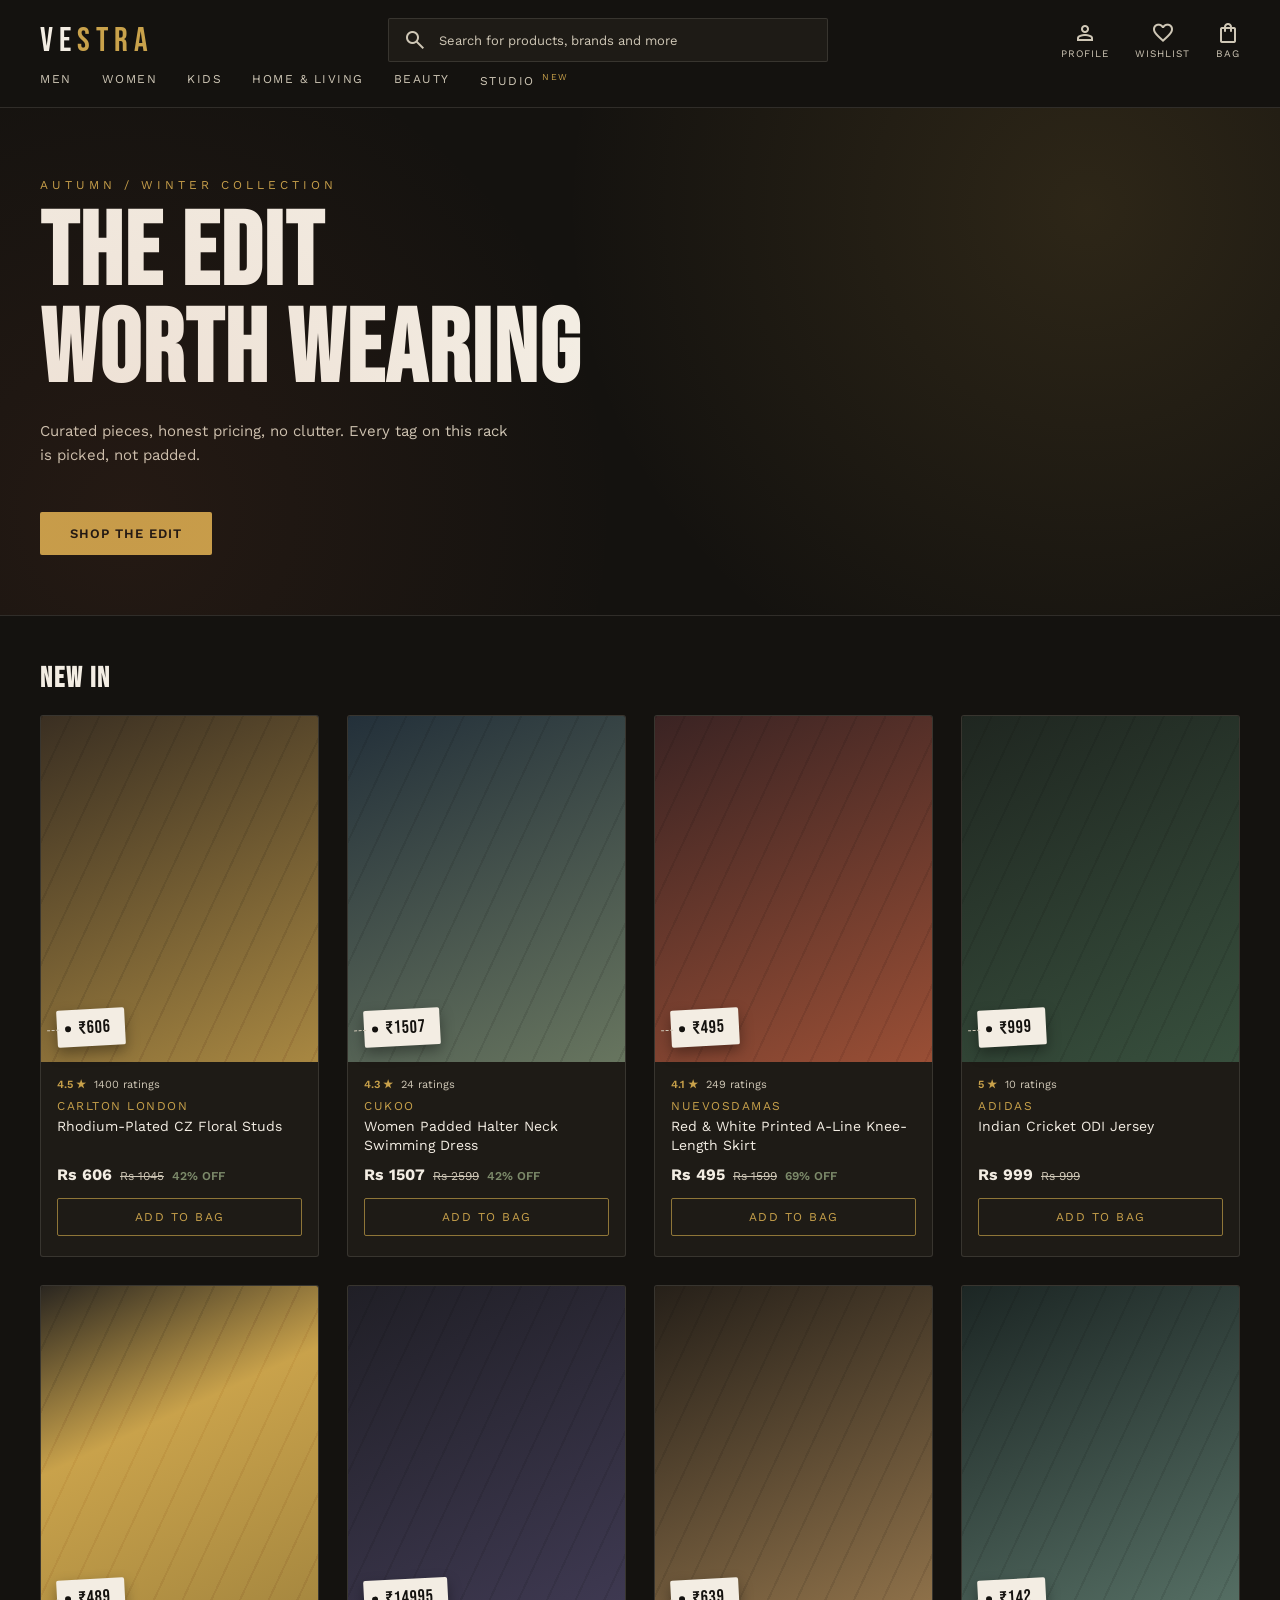
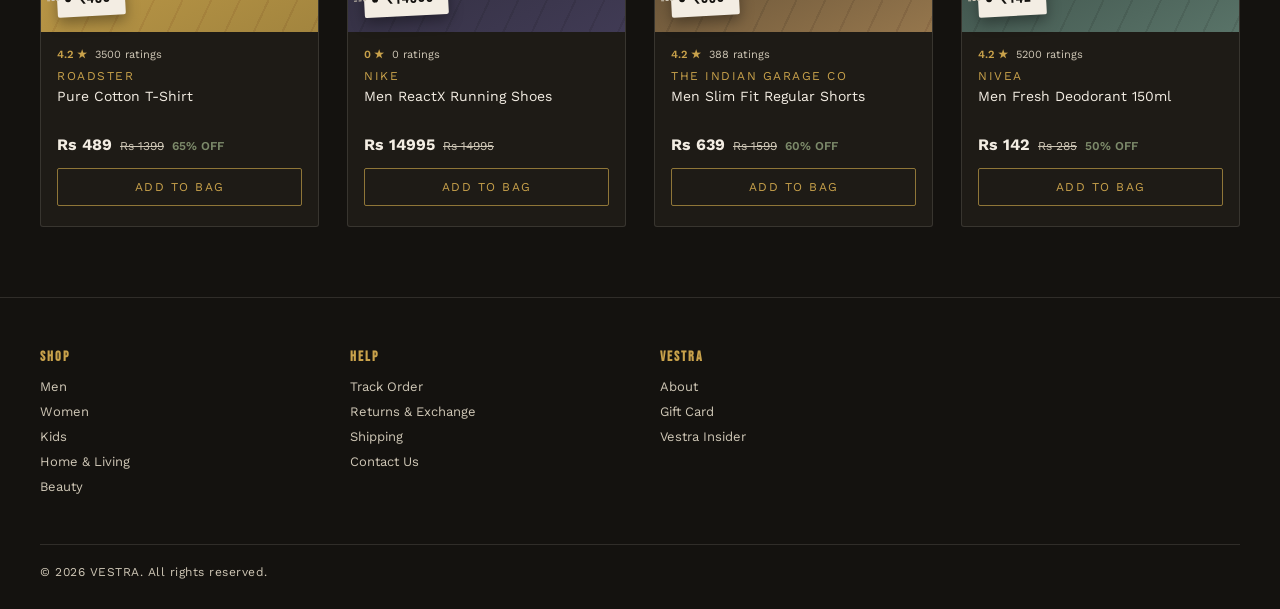
<file: index.html>
<!DOCTYPE html>
<html lang="en">
<head>
  <meta charset="UTF-8">
  <meta name="viewport" content="width=device-width, initial-scale=1.0">
  <title>VESTRA — The Edit</title>
  <link rel="stylesheet" href="css/style.css">
  <link rel="preconnect" href="https://fonts.googleapis.com">
  <link href="https://fonts.googleapis.com/css2?family=Bebas+Neue&family=Work+Sans:wght@400;500;600;700&display=swap" rel="stylesheet">
  <link rel="stylesheet" href="https://fonts.googleapis.com/css2?family=Material+Symbols+Outlined:opsz,wght,FILL,GRAD@20..48,100..700,0..1,-50..200" />
</head>
<body>
  <header>
    <div class="masthead-top">
      <a href="index.html" class="wordmark">VE<span>STRA</span></a>

      <div class="search_bar">
        <span class="material-symbols-outlined search_icon">search</span>
        <input class="search_input" placeholder="Search for products, brands and more">
      </div>

      <div class="action_bar">
        <div class="action_container">
          <span class="material-symbols-outlined action_icon">person</span>
          <span>Profile</span>
        </div>
        <div class="action_container">
          <span class="material-symbols-outlined action_icon">favorite</span>
          <span>Wishlist</span>
        </div>
        <a class="action_container" href="pages/bag.html">
          <span class="material-symbols-outlined action_icon">shopping_bag</span>
          <span>Bag</span>
          <span class="bag-count">0</span>
        </a>
      </div>
    </div>
    <nav class="nav_bar">
      <a href="#">Men</a>
      <a href="#">Women</a>
      <a href="#">Kids</a>
      <a href="#">Home &amp; Living</a>
      <a href="#">Beauty</a>
      <a href="#">Studio <sup>New</sup></a>
    </nav>
  </header>

  <section class="hero">
    <div class="hero-eyebrow">Autumn / Winter Collection</div>
    <h1 class="hero-title">THE EDIT<br>WORTH WEARING</h1>
    <p class="hero-sub">Curated pieces, honest pricing, no clutter. Every tag on this rack is picked, not padded.</p>
    <a href="#shop" class="hero-cta">Shop the Edit</a>
  </section>

  <main>
    <div class="section-heading" id="shop">
      <h2>New In</h2>
      <span id="item-count-label"></span>
    </div>
    <div class="items-container"></div>
  </main>

  <footer>
    <div class="footer_container">
      <div class="footer_column">
        <h3>Shop</h3>
        <a href="#">Men</a>
        <a href="#">Women</a>
        <a href="#">Kids</a>
        <a href="#">Home &amp; Living</a>
        <a href="#">Beauty</a>
      </div>
      <div class="footer_column">
        <h3>Help</h3>
        <a href="#">Track Order</a>
        <a href="#">Returns &amp; Exchange</a>
        <a href="#">Shipping</a>
        <a href="#">Contact Us</a>
      </div>
      <div class="footer_column">
        <h3>Vestra</h3>
        <a href="#">About</a>
        <a href="#">Gift Card</a>
        <a href="#">Vestra Insider</a>
      </div>
    </div>
    <hr>
    <div class="copyright">© 2026 VESTRA. All rights reserved.</div>
  </footer>

  <script src="scripts/data.js"></script>
  <script src="scripts/main.js"></script>
</body>
</html>
</file>
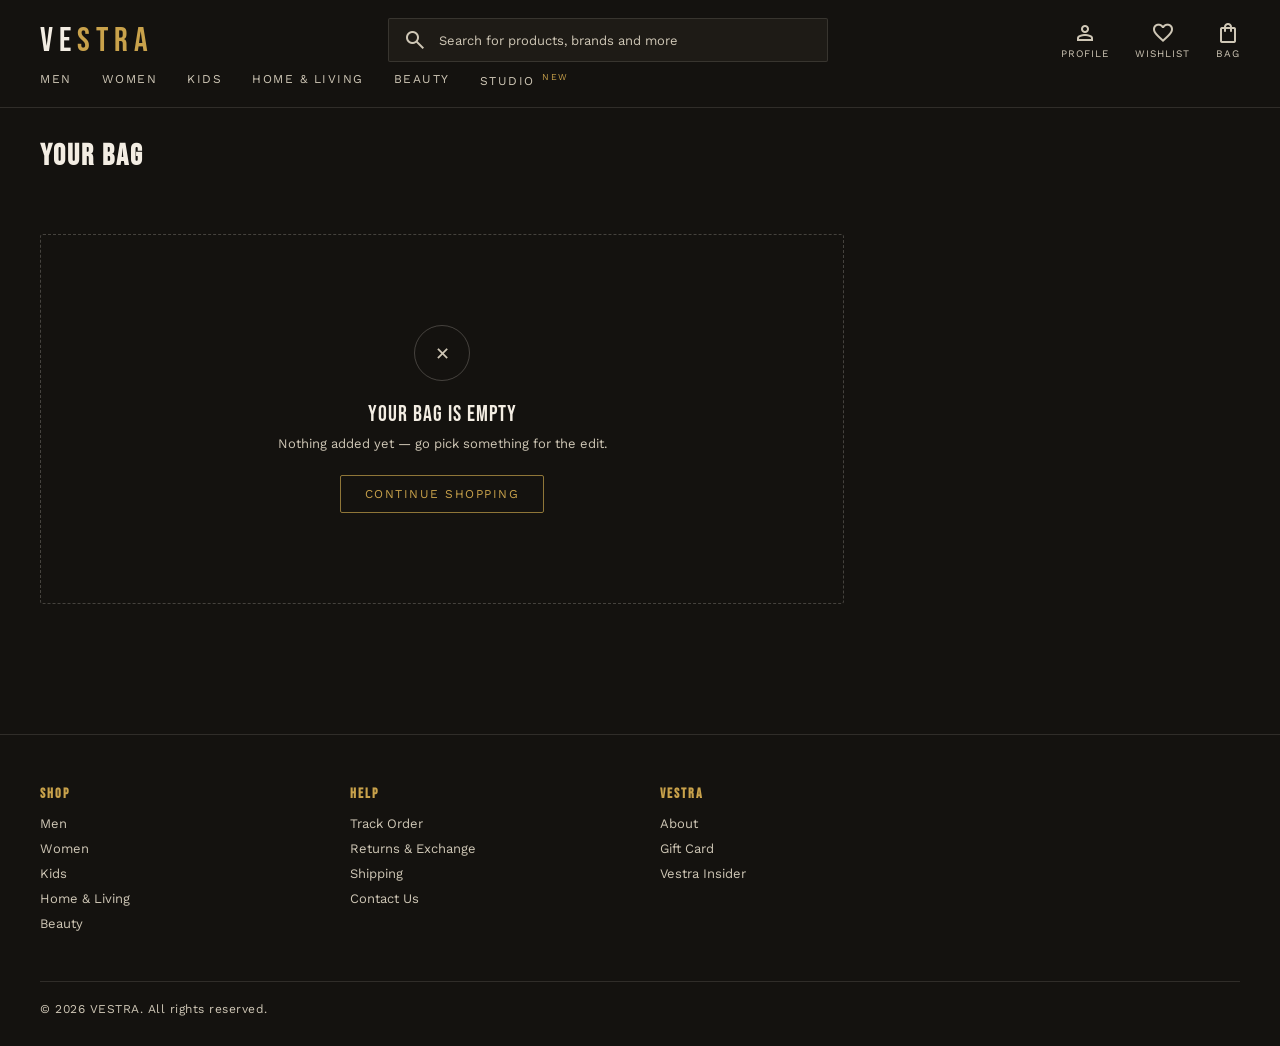
<file: pages/bag.html>
<!DOCTYPE html>
<html lang="en">
<head>
  <meta charset="UTF-8">
  <meta name="viewport" content="width=device-width, initial-scale=1.0">
  <title>Your Bag — VESTRA</title>
  <link rel="stylesheet" href="../css/style.css">
  <link rel="preconnect" href="https://fonts.googleapis.com">
  <link href="https://fonts.googleapis.com/css2?family=Bebas+Neue&family=Work+Sans:wght@400;500;600;700&display=swap" rel="stylesheet">
  <link rel="stylesheet" href="https://fonts.googleapis.com/css2?family=Material+Symbols+Outlined:opsz,wght,FILL,GRAD@20..48,100..700,0..1,-50..200" />
</head>
<body>
  <header>
    <div class="masthead-top">
      <a href="../index.html" class="wordmark">VE<span>STRA</span></a>

      <div class="search_bar">
        <span class="material-symbols-outlined search_icon">search</span>
        <input class="search_input" placeholder="Search for products, brands and more">
      </div>

      <div class="action_bar">
        <div class="action_container">
          <span class="material-symbols-outlined action_icon">person</span>
          <span>Profile</span>
        </div>
        <div class="action_container">
          <span class="material-symbols-outlined action_icon">favorite</span>
          <span>Wishlist</span>
        </div>
        <div class="action_container">
          <span class="material-symbols-outlined action_icon">shopping_bag</span>
          <span>Bag</span>
          <span class="bag-count">0</span>
        </div>
      </div>
    </div>
    <nav class="nav_bar">
      <a href="#">Men</a>
      <a href="#">Women</a>
      <a href="#">Kids</a>
      <a href="#">Home &amp; Living</a>
      <a href="#">Beauty</a>
      <a href="#">Studio <sup>New</sup></a>
    </nav>
  </header>

  <h1 class="bag-page-title">Your Bag</h1>

  <main>
    <div class="bag-page">
      <div class="bag-items-container"></div>
      <div class="bag-summary"></div>
    </div>
  </main>

  <footer>
    <div class="footer_container">
      <div class="footer_column">
        <h3>Shop</h3>
        <a href="#">Men</a>
        <a href="#">Women</a>
        <a href="#">Kids</a>
        <a href="#">Home &amp; Living</a>
        <a href="#">Beauty</a>
      </div>
      <div class="footer_column">
        <h3>Help</h3>
        <a href="#">Track Order</a>
        <a href="#">Returns &amp; Exchange</a>
        <a href="#">Shipping</a>
        <a href="#">Contact Us</a>
      </div>
      <div class="footer_column">
        <h3>Vestra</h3>
        <a href="#">About</a>
        <a href="#">Gift Card</a>
        <a href="#">Vestra Insider</a>
      </div>
    </div>
    <hr>
    <div class="copyright">© 2026 VESTRA. All rights reserved.</div>
  </footer>

  <script src="../scripts/data.js"></script>
  <script src="../scripts/main.js"></script>
  <script src="../scripts/bag.js"></script>
</body>
</html>
</file>
<file: css/style.css>
:root {
  --ink: #14120f;
  --ink-soft: #1e1b16;
  --ink-soft-2: #262119;
  --bone: #f3ede3;
  --bone-dim: #cfc7b6;
  --gold: #c9a24b;
  --gold-dim: #8f7638;
  --rust: #b65c3b;
  --sage: #7c8a6a;
  --line: rgba(243, 237, 227, 0.12);
  --line-strong: rgba(243, 237, 227, 0.22);

  --font-display: 'Bebas Neue', 'Arial Narrow', sans-serif;
  --font-body: 'Work Sans', 'Segoe UI', sans-serif;
}

* { box-sizing: border-box; }

html { scroll-behavior: smooth; }

body {
  margin: 0;
  background: var(--ink);
  color: var(--bone);
  font-family: var(--font-body);
  -webkit-font-smoothing: antialiased;
}

a { color: inherit; text-decoration: none; }

button {
  font-family: var(--font-body);
  cursor: pointer;
  border: none;
}

img { max-width: 100%; display: block; }

@media (prefers-reduced-motion: reduce) {
  * { animation-duration: 0.001ms !important; transition-duration: 0.001ms !important; }
}


header {
  position: sticky;
  top: 0;
  z-index: 50;
  background: var(--ink);
  border-bottom: 1px solid var(--line);
}

.masthead-top {
  display: flex;
  align-items: center;
  justify-content: space-between;
  padding: 18px 40px 10px;
  gap: 24px;
}

.wordmark {
  font-family: var(--font-display);
  font-size: 34px;
  letter-spacing: 6px;
  color: var(--bone);
}
.wordmark span { color: var(--gold); }

.search_bar {
  flex: 1;
  max-width: 440px;
  display: flex;
  align-items: center;
  gap: 10px;
  background: var(--ink-soft);
  border: 1px solid var(--line);
  border-radius: 2px;
  padding: 9px 14px;
}
.search_bar:focus-within { border-color: var(--gold-dim); }
.search_icon { color: var(--bone-dim); font-size: 18px; }
.search_input {
  background: transparent;
  border: none;
  outline: none;
  color: var(--bone);
  font-size: 13px;
  width: 100%;
  font-family: var(--font-body);
}
.search_input::placeholder { color: var(--bone-dim); }

.action_bar { display: flex; align-items: center; gap: 26px; }
.action_container {
  display: flex;
  flex-direction: column;
  align-items: center;
  gap: 3px;
  position: relative;
  color: var(--bone-dim);
  font-size: 10px;
  letter-spacing: 1px;
  text-transform: uppercase;
}
.action_container:hover { color: var(--bone); }
.action_icon { font-size: 20px; }

.bag-count {
  position: absolute;
  top: -6px;
  right: -10px;
  background: var(--rust);
  color: var(--bone);
  font-size: 10px;
  min-width: 16px;
  height: 16px;
  border-radius: 50%;
  display: flex;
  align-items: center;
  justify-content: center;
  visibility: hidden;
  font-family: var(--font-body);
  font-weight: 600;
}
.bag-count.pulse { animation: pulse 0.4s ease; }
@keyframes pulse {
  0% { transform: scale(1); }
  40% { transform: scale(1.5); }
  100% { transform: scale(1); }
}

.nav_bar {
  display: flex;
  gap: 30px;
  padding: 0 40px 14px;
  font-size: 12px;
  letter-spacing: 1.5px;
  text-transform: uppercase;
  color: var(--bone-dim);
}
.nav_bar a { padding-bottom: 4px; border-bottom: 1px solid transparent; }
.nav_bar a:hover { color: var(--bone); border-color: var(--gold); }
.nav_bar sup { color: var(--gold); font-size: 9px; margin-left: 2px; }


.hero {
  padding: 70px 40px 60px;
  border-bottom: 1px solid var(--line);
  position: relative;
  overflow: hidden;
}
.hero::before {
  content: '';
  position: absolute;
  inset: 0;
  background:
    radial-gradient(circle at 85% 20%, rgba(201,162,75,0.14), transparent 45%),
    radial-gradient(circle at 10% 80%, rgba(182,92,59,0.10), transparent 40%);
  pointer-events: none;
}
.hero-eyebrow {
  font-size: 12px;
  letter-spacing: 4px;
  text-transform: uppercase;
  color: var(--gold);
  margin-bottom: 14px;
}
.hero-title {
  font-family: var(--font-display);
  font-size: clamp(48px, 8vw, 108px);
  line-height: 0.95;
  letter-spacing: 2px;
  max-width: 900px;
  margin: 0;
}
.hero-sub {
  color: var(--bone-dim);
  max-width: 480px;
  margin-top: 18px;
  font-size: 15px;
  line-height: 1.6;
}
.hero-cta {
  display: inline-block;
  margin-top: 30px;
  background: var(--gold);
  color: var(--ink);
  font-weight: 600;
  font-size: 13px;
  letter-spacing: 1px;
  text-transform: uppercase;
  padding: 14px 30px;
  border-radius: 2px;
  transition: transform 0.15s ease, background 0.15s ease;
}
.hero-cta:hover { transform: translateY(-2px); background: #dcb35f; }

/* ===================================================================
   Product grid
=================================================================== */
main { min-height: 60vh; }

.section-heading {
  display: flex;
  align-items: baseline;
  justify-content: space-between;
  padding: 46px 40px 20px;
}
.section-heading h2 {
  font-family: var(--font-display);
  font-size: 28px;
  letter-spacing: 2px;
  margin: 0;
}
.section-heading span {
  color: var(--bone-dim);
  font-size: 12px;
  letter-spacing: 1px;
}

.items-container {
  display: grid;
  grid-template-columns: repeat(auto-fill, minmax(240px, 1fr));
  gap: 28px;
  padding: 0 40px 70px;
}

.item-card {
  background: var(--ink-soft);
  border: 1px solid var(--line);
  border-radius: 3px;
  overflow: hidden;
  transition: border-color 0.2s ease, transform 0.2s ease;
}
.item-card:hover { border-color: var(--line-strong); transform: translateY(-4px); }


.swatch {
  aspect-ratio: 4 / 5;
  position: relative;
  display: flex;
  align-items: flex-end;
  justify-content: flex-start;
}
.swatch-0 { background: linear-gradient(155deg, #3a2f22, #c9a24b 130%); }
.swatch-1 { background: linear-gradient(155deg, #23303a, #7c8a6a 130%); }
.swatch-2 { background: linear-gradient(155deg, #3a2323, #b65c3b 130%); }
.swatch-3 { background: linear-gradient(155deg, #1f2620, #3f5c46 130%); }
.swatch-4 { background: linear-gradient(155deg, #2a2620, #c9a24b 40%, #8f7638 130%); }
.swatch-5 { background: linear-gradient(155deg, #201f26, #4a4362 130%); }
.swatch-6 { background: linear-gradient(155deg, #262019, #b6905c 130%); }
.swatch-7 { background: linear-gradient(155deg, #1c2624, #6b8a7c 130%); }
.swatch::after {
  content: '';
  position: absolute;
  inset: 0;
  background-image:
    repeating-linear-gradient(115deg, rgba(20,18,15,0.10) 0 2px, transparent 2px 26px);
  mix-blend-mode: overlay;
}

.price-tag {
  position: relative;
  z-index: 2;
  margin: 16px;
  background: var(--bone);
  color: var(--ink);
  font-family: var(--font-display);
  font-size: 18px;
  letter-spacing: 1px;
  padding: 8px 14px 8px 22px;
  border-radius: 2px;
  transform: rotate(-3deg);
  box-shadow: 0 6px 14px rgba(0,0,0,0.35);
}
.price-tag::before {
  content: '';
  position: absolute;
  left: 8px;
  top: 50%;
  transform: translateY(-50%);
  width: 6px;
  height: 6px;
  border-radius: 50%;
  background: var(--ink);
  box-shadow: 0 0 0 1px var(--bone);
}
.price-tag::after {
  content: '';
  position: absolute;
  left: -10px;
  top: 50%;
  width: 12px;
  border-top: 1px dashed var(--bone-dim);
}

.card-body { padding: 16px 16px 20px; }

.rating-row {
  display: flex;
  align-items: center;
  gap: 8px;
  font-size: 11px;
  color: var(--bone-dim);
  margin-bottom: 8px;
}
.stars { color: var(--gold); font-weight: 600; }

.company-name {
  font-size: 12px;
  letter-spacing: 1.5px;
  text-transform: uppercase;
  color: var(--gold);
  margin-bottom: 4px;
}
.item-name {
  font-size: 14px;
  color: var(--bone);
  line-height: 1.35;
  margin-bottom: 10px;
  min-height: 38px;
}

.price-row {
  display: flex;
  align-items: baseline;
  gap: 8px;
  flex-wrap: wrap;
  margin-bottom: 14px;
}
.current-price { font-size: 16px; font-weight: 700; color: var(--bone); }
.original-price { font-size: 12px; color: var(--bone-dim); text-decoration: line-through; }
.discount { font-size: 12px; color: var(--sage); font-weight: 600; }

.btn-add-bag {
  width: 100%;
  background: transparent;
  border: 1px solid var(--gold-dim);
  color: var(--gold);
  padding: 11px;
  font-size: 12px;
  letter-spacing: 1.5px;
  text-transform: uppercase;
  border-radius: 2px;
  transition: background 0.15s ease, color 0.15s ease;
}
.btn-add-bag:hover { background: var(--gold); color: var(--ink); }

footer { border-top: 1px solid var(--line); padding: 50px 40px 30px; }
.footer_container {
  display: grid;
  grid-template-columns: repeat(3, 1fr);
  gap: 30px;
  max-width: 900px;
}
.footer_column h3 {
  font-family: var(--font-display);
  font-size: 14px;
  letter-spacing: 2px;
  color: var(--gold);
  margin: 0 0 14px;
}
.footer_column a {
  display: block;
  color: var(--bone-dim);
  font-size: 13px;
  margin-bottom: 10px;
}
.footer_column a:hover { color: var(--bone); }
footer hr { border: none; border-top: 1px solid var(--line); margin: 40px 0 20px; }
.copyright { font-size: 12px; color: var(--bone-dim); letter-spacing: 0.5px; }


.bag-page {
  display: grid;
  grid-template-columns: 1fr 360px;
  gap: 36px;
  padding: 40px;
  align-items: start;
}

.bag-page-title {
  font-family: var(--font-display);
  font-size: 30px;
  letter-spacing: 2px;
  padding: 0 40px;
  margin-top: 30px;
}

.bag-items-container {
  display: flex;
  flex-direction: column;
  gap: 16px;
}

.bag-item-row {
  display: grid;
  grid-template-columns: 96px 1fr 32px;
  gap: 18px;
  background: var(--ink-soft);
  border: 1px solid var(--line);
  border-radius: 3px;
  padding: 16px;
  align-items: start;
}

.bag-swatch {
  width: 96px;
  height: 120px;
  border-radius: 2px;
  aspect-ratio: auto;
}

.bag-item-details .company-name { margin-bottom: 4px; }
.bag-item-details .item-name { min-height: 0; margin-bottom: 8px; }
.return-period {
  font-size: 12px;
  color: var(--sage);
  margin-bottom: 4px;
}
.delivery-details { font-size: 12px; color: var(--bone-dim); }
.delivery-details span { color: var(--bone); font-weight: 600; }

.remove-from-bag {
  background: transparent;
  color: var(--bone-dim);
  border: 1px solid var(--line);
  border-radius: 50%;
  width: 30px;
  height: 30px;
  font-size: 13px;
  line-height: 1;
  transition: color 0.15s ease, border-color 0.15s ease;
}
.remove-from-bag:hover { color: var(--rust); border-color: var(--rust); }

.summary-card {
  background: var(--ink-soft);
  border: 1px solid var(--line);
  border-radius: 3px;
  padding: 22px;
  position: sticky;
  top: 90px;
}
.summary-header {
  font-family: var(--font-display);
  font-size: 16px;
  letter-spacing: 1.5px;
  color: var(--gold);
  margin-bottom: 16px;
}
.summary-line {
  display: flex;
  justify-content: space-between;
  font-size: 13px;
  color: var(--bone-dim);
  margin-bottom: 12px;
}
.summary-discount { color: var(--sage); }
.summary-divider { border-top: 1px dashed var(--line-strong); margin: 14px 0; }
.summary-total {
  color: var(--bone);
  font-weight: 700;
  font-size: 15px;
}

.btn-place-order {
  width: 100%;
  margin-top: 16px;
  background: var(--gold);
  color: var(--ink);
  padding: 15px;
  font-size: 13px;
  letter-spacing: 1.5px;
  text-transform: uppercase;
  font-weight: 700;
  border-radius: 2px;
  transition: background 0.15s ease, transform 0.15s ease;
}
.btn-place-order:hover { background: #dcb35f; transform: translateY(-2px); }

.empty-bag {
  text-align: center;
  padding: 90px 20px;
  border: 1px dashed var(--line-strong);
  border-radius: 3px;
}
.empty-bag-mark {
  width: 56px;
  height: 56px;
  border-radius: 50%;
  border: 1px solid var(--line-strong);
  display: flex;
  align-items: center;
  justify-content: center;
  margin: 0 auto 20px;
  color: var(--bone-dim);
  font-size: 18px;
}
.empty-bag-title {
  font-family: var(--font-display);
  font-size: 22px;
  letter-spacing: 1px;
  margin-bottom: 8px;
}
.empty-bag-sub { color: var(--bone-dim); font-size: 13px; margin-bottom: 24px; }
.btn-back-shop {
  display: inline-block;
  border: 1px solid var(--gold-dim);
  color: var(--gold);
  padding: 11px 24px;
  font-size: 12px;
  letter-spacing: 1.5px;
  text-transform: uppercase;
  border-radius: 2px;
}
.btn-back-shop:hover { background: var(--gold); color: var(--ink); }

@media (max-width: 900px) {
  .bag-page { grid-template-columns: 1fr; }
  .summary-card { position: static; }
}

@media (max-width: 720px) {
  .masthead-top { padding: 14px 20px 8px; flex-wrap: wrap; }
  .wordmark { font-size: 26px; letter-spacing: 3px; }
  .search_bar { order: 3; max-width: none; flex-basis: 100%; }
  .nav_bar { padding: 0 20px 12px; overflow-x: auto; gap: 18px; }
  .hero { padding: 40px 20px; }
  .section-heading, .items-container, footer, .bag-page, .bag-page-title { padding-left: 20px; padding-right: 20px; }
  .items-container { grid-template-columns: repeat(auto-fill, minmax(160px, 1fr)); gap: 16px; }
  .footer_container { grid-template-columns: 1fr; }
}
</file>
